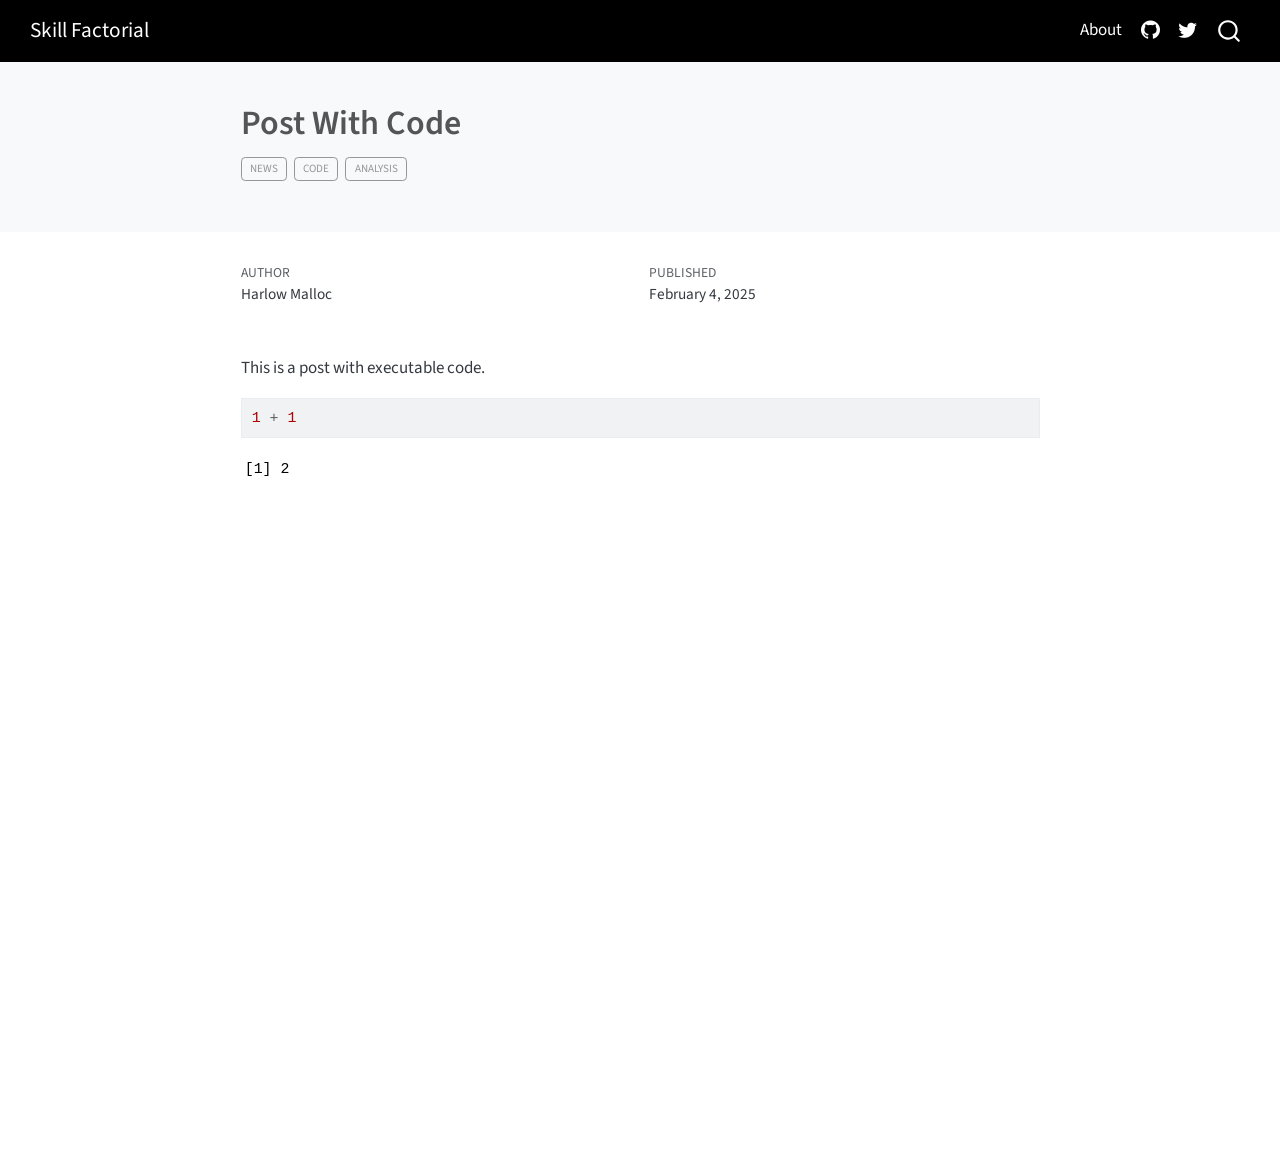
<file: posts/post-with-code/index.html>
<!DOCTYPE html>
<html xmlns="http://www.w3.org/1999/xhtml" lang="en" xml:lang="en"><head>

<meta charset="utf-8">
<meta name="generator" content="quarto-1.6.40">

<meta name="viewport" content="width=device-width, initial-scale=1.0, user-scalable=yes">

<meta name="author" content="Harlow Malloc">
<meta name="dcterms.date" content="2025-02-04">

<title>Post With Code – Skill Factorial</title>
<style>
code{white-space: pre-wrap;}
span.smallcaps{font-variant: small-caps;}
div.columns{display: flex; gap: min(4vw, 1.5em);}
div.column{flex: auto; overflow-x: auto;}
div.hanging-indent{margin-left: 1.5em; text-indent: -1.5em;}
ul.task-list{list-style: none;}
ul.task-list li input[type="checkbox"] {
  width: 0.8em;
  margin: 0 0.8em 0.2em -1em; /* quarto-specific, see https://github.com/quarto-dev/quarto-cli/issues/4556 */ 
  vertical-align: middle;
}
/* CSS for syntax highlighting */
pre > code.sourceCode { white-space: pre; position: relative; }
pre > code.sourceCode > span { line-height: 1.25; }
pre > code.sourceCode > span:empty { height: 1.2em; }
.sourceCode { overflow: visible; }
code.sourceCode > span { color: inherit; text-decoration: inherit; }
div.sourceCode { margin: 1em 0; }
pre.sourceCode { margin: 0; }
@media screen {
div.sourceCode { overflow: auto; }
}
@media print {
pre > code.sourceCode { white-space: pre-wrap; }
pre > code.sourceCode > span { display: inline-block; text-indent: -5em; padding-left: 5em; }
}
pre.numberSource code
  { counter-reset: source-line 0; }
pre.numberSource code > span
  { position: relative; left: -4em; counter-increment: source-line; }
pre.numberSource code > span > a:first-child::before
  { content: counter(source-line);
    position: relative; left: -1em; text-align: right; vertical-align: baseline;
    border: none; display: inline-block;
    -webkit-touch-callout: none; -webkit-user-select: none;
    -khtml-user-select: none; -moz-user-select: none;
    -ms-user-select: none; user-select: none;
    padding: 0 4px; width: 4em;
  }
pre.numberSource { margin-left: 3em;  padding-left: 4px; }
div.sourceCode
  {   }
@media screen {
pre > code.sourceCode > span > a:first-child::before { text-decoration: underline; }
}
</style>


<script src="../../site_libs/quarto-nav/quarto-nav.js"></script>
<script src="../../site_libs/quarto-nav/headroom.min.js"></script>
<script src="../../site_libs/clipboard/clipboard.min.js"></script>
<script src="../../site_libs/quarto-search/autocomplete.umd.js"></script>
<script src="../../site_libs/quarto-search/fuse.min.js"></script>
<script src="../../site_libs/quarto-search/quarto-search.js"></script>
<meta name="quarto:offset" content="../../">
<script src="../../site_libs/quarto-html/quarto.js"></script>
<script src="../../site_libs/quarto-html/popper.min.js"></script>
<script src="../../site_libs/quarto-html/tippy.umd.min.js"></script>
<script src="../../site_libs/quarto-html/anchor.min.js"></script>
<link href="../../site_libs/quarto-html/tippy.css" rel="stylesheet">
<link href="../../site_libs/quarto-html/quarto-syntax-highlighting-549806ee2085284f45b00abea8c6df48.css" rel="stylesheet" id="quarto-text-highlighting-styles">
<script src="../../site_libs/bootstrap/bootstrap.min.js"></script>
<link href="../../site_libs/bootstrap/bootstrap-icons.css" rel="stylesheet">
<link href="../../site_libs/bootstrap/bootstrap-ddd961a2510921635943dfbbd19534c4.min.css" rel="stylesheet" append-hash="true" id="quarto-bootstrap" data-mode="light">
<script id="quarto-search-options" type="application/json">{
  "location": "navbar",
  "copy-button": false,
  "collapse-after": 3,
  "panel-placement": "end",
  "type": "overlay",
  "limit": 50,
  "keyboard-shortcut": [
    "f",
    "/",
    "s"
  ],
  "show-item-context": false,
  "language": {
    "search-no-results-text": "No results",
    "search-matching-documents-text": "matching documents",
    "search-copy-link-title": "Copy link to search",
    "search-hide-matches-text": "Hide additional matches",
    "search-more-match-text": "more match in this document",
    "search-more-matches-text": "more matches in this document",
    "search-clear-button-title": "Clear",
    "search-text-placeholder": "",
    "search-detached-cancel-button-title": "Cancel",
    "search-submit-button-title": "Submit",
    "search-label": "Search"
  }
}</script>


<link rel="stylesheet" href="../../styles.css">
</head>

<body class="nav-fixed fullcontent">

<div id="quarto-search-results"></div>
  <header id="quarto-header" class="headroom fixed-top quarto-banner">
    <nav class="navbar navbar-expand-lg " data-bs-theme="dark">
      <div class="navbar-container container-fluid">
      <div class="navbar-brand-container mx-auto">
    <a class="navbar-brand" href="../../index.html">
    <span class="navbar-title">Skill Factorial</span>
    </a>
  </div>
            <div id="quarto-search" class="" title="Search"></div>
          <button class="navbar-toggler" type="button" data-bs-toggle="collapse" data-bs-target="#navbarCollapse" aria-controls="navbarCollapse" role="menu" aria-expanded="false" aria-label="Toggle navigation" onclick="if (window.quartoToggleHeadroom) { window.quartoToggleHeadroom(); }">
  <span class="navbar-toggler-icon"></span>
</button>
          <div class="collapse navbar-collapse" id="navbarCollapse">
            <ul class="navbar-nav navbar-nav-scroll ms-auto">
  <li class="nav-item">
    <a class="nav-link" href="../../about.html"> 
<span class="menu-text">About</span></a>
  </li>  
  <li class="nav-item compact">
    <a class="nav-link" href="https://github.com/"> <i class="bi bi-github" role="img">
</i> 
<span class="menu-text"></span></a>
  </li>  
  <li class="nav-item compact">
    <a class="nav-link" href="https://twitter.com"> <i class="bi bi-twitter" role="img">
</i> 
<span class="menu-text"></span></a>
  </li>  
</ul>
          </div> <!-- /navcollapse -->
            <div class="quarto-navbar-tools">
</div>
      </div> <!-- /container-fluid -->
    </nav>
</header>
<!-- content -->
<header id="title-block-header" class="quarto-title-block default page-columns page-full">
  <div class="quarto-title-banner page-columns page-full">
    <div class="quarto-title column-body">
      <h1 class="title">Post With Code</h1>
                                <div class="quarto-categories">
                <div class="quarto-category">news</div>
                <div class="quarto-category">code</div>
                <div class="quarto-category">analysis</div>
              </div>
                  </div>
  </div>
    
  
  <div class="quarto-title-meta">

      <div>
      <div class="quarto-title-meta-heading">Author</div>
      <div class="quarto-title-meta-contents">
               <p>Harlow Malloc </p>
            </div>
    </div>
      
      <div>
      <div class="quarto-title-meta-heading">Published</div>
      <div class="quarto-title-meta-contents">
        <p class="date">February 4, 2025</p>
      </div>
    </div>
    
      
    </div>
    
  
  </header><div id="quarto-content" class="quarto-container page-columns page-rows-contents page-layout-article page-navbar">
<!-- sidebar -->
<!-- margin-sidebar -->
    
<!-- main -->
<main class="content quarto-banner-title-block" id="quarto-document-content">





<p>This is a post with executable code.</p>
<div class="cell">
<div class="sourceCode cell-code" id="cb1"><pre class="sourceCode r code-with-copy"><code class="sourceCode r"><span id="cb1-1"><a href="#cb1-1" aria-hidden="true" tabindex="-1"></a><span class="dv">1</span> <span class="sc">+</span> <span class="dv">1</span></span></code><button title="Copy to Clipboard" class="code-copy-button"><i class="bi"></i></button></pre></div>
<div class="cell-output cell-output-stdout">
<pre><code>[1] 2</code></pre>
</div>
</div>



</main> <!-- /main -->
<script id="quarto-html-after-body" type="application/javascript">
window.document.addEventListener("DOMContentLoaded", function (event) {
  const toggleBodyColorMode = (bsSheetEl) => {
    const mode = bsSheetEl.getAttribute("data-mode");
    const bodyEl = window.document.querySelector("body");
    if (mode === "dark") {
      bodyEl.classList.add("quarto-dark");
      bodyEl.classList.remove("quarto-light");
    } else {
      bodyEl.classList.add("quarto-light");
      bodyEl.classList.remove("quarto-dark");
    }
  }
  const toggleBodyColorPrimary = () => {
    const bsSheetEl = window.document.querySelector("link#quarto-bootstrap");
    if (bsSheetEl) {
      toggleBodyColorMode(bsSheetEl);
    }
  }
  toggleBodyColorPrimary();  
  const icon = "";
  const anchorJS = new window.AnchorJS();
  anchorJS.options = {
    placement: 'right',
    icon: icon
  };
  anchorJS.add('.anchored');
  const isCodeAnnotation = (el) => {
    for (const clz of el.classList) {
      if (clz.startsWith('code-annotation-')) {                     
        return true;
      }
    }
    return false;
  }
  const onCopySuccess = function(e) {
    // button target
    const button = e.trigger;
    // don't keep focus
    button.blur();
    // flash "checked"
    button.classList.add('code-copy-button-checked');
    var currentTitle = button.getAttribute("title");
    button.setAttribute("title", "Copied!");
    let tooltip;
    if (window.bootstrap) {
      button.setAttribute("data-bs-toggle", "tooltip");
      button.setAttribute("data-bs-placement", "left");
      button.setAttribute("data-bs-title", "Copied!");
      tooltip = new bootstrap.Tooltip(button, 
        { trigger: "manual", 
          customClass: "code-copy-button-tooltip",
          offset: [0, -8]});
      tooltip.show();    
    }
    setTimeout(function() {
      if (tooltip) {
        tooltip.hide();
        button.removeAttribute("data-bs-title");
        button.removeAttribute("data-bs-toggle");
        button.removeAttribute("data-bs-placement");
      }
      button.setAttribute("title", currentTitle);
      button.classList.remove('code-copy-button-checked');
    }, 1000);
    // clear code selection
    e.clearSelection();
  }
  const getTextToCopy = function(trigger) {
      const codeEl = trigger.previousElementSibling.cloneNode(true);
      for (const childEl of codeEl.children) {
        if (isCodeAnnotation(childEl)) {
          childEl.remove();
        }
      }
      return codeEl.innerText;
  }
  const clipboard = new window.ClipboardJS('.code-copy-button:not([data-in-quarto-modal])', {
    text: getTextToCopy
  });
  clipboard.on('success', onCopySuccess);
  if (window.document.getElementById('quarto-embedded-source-code-modal')) {
    const clipboardModal = new window.ClipboardJS('.code-copy-button[data-in-quarto-modal]', {
      text: getTextToCopy,
      container: window.document.getElementById('quarto-embedded-source-code-modal')
    });
    clipboardModal.on('success', onCopySuccess);
  }
    var localhostRegex = new RegExp(/^(?:http|https):\/\/localhost\:?[0-9]*\//);
    var mailtoRegex = new RegExp(/^mailto:/);
      var filterRegex = new RegExp('/' + window.location.host + '/');
    var isInternal = (href) => {
        return filterRegex.test(href) || localhostRegex.test(href) || mailtoRegex.test(href);
    }
    // Inspect non-navigation links and adorn them if external
 	var links = window.document.querySelectorAll('a[href]:not(.nav-link):not(.navbar-brand):not(.toc-action):not(.sidebar-link):not(.sidebar-item-toggle):not(.pagination-link):not(.no-external):not([aria-hidden]):not(.dropdown-item):not(.quarto-navigation-tool):not(.about-link)');
    for (var i=0; i<links.length; i++) {
      const link = links[i];
      if (!isInternal(link.href)) {
        // undo the damage that might have been done by quarto-nav.js in the case of
        // links that we want to consider external
        if (link.dataset.originalHref !== undefined) {
          link.href = link.dataset.originalHref;
        }
      }
    }
  function tippyHover(el, contentFn, onTriggerFn, onUntriggerFn) {
    const config = {
      allowHTML: true,
      maxWidth: 500,
      delay: 100,
      arrow: false,
      appendTo: function(el) {
          return el.parentElement;
      },
      interactive: true,
      interactiveBorder: 10,
      theme: 'quarto',
      placement: 'bottom-start',
    };
    if (contentFn) {
      config.content = contentFn;
    }
    if (onTriggerFn) {
      config.onTrigger = onTriggerFn;
    }
    if (onUntriggerFn) {
      config.onUntrigger = onUntriggerFn;
    }
    window.tippy(el, config); 
  }
  const noterefs = window.document.querySelectorAll('a[role="doc-noteref"]');
  for (var i=0; i<noterefs.length; i++) {
    const ref = noterefs[i];
    tippyHover(ref, function() {
      // use id or data attribute instead here
      let href = ref.getAttribute('data-footnote-href') || ref.getAttribute('href');
      try { href = new URL(href).hash; } catch {}
      const id = href.replace(/^#\/?/, "");
      const note = window.document.getElementById(id);
      if (note) {
        return note.innerHTML;
      } else {
        return "";
      }
    });
  }
  const xrefs = window.document.querySelectorAll('a.quarto-xref');
  const processXRef = (id, note) => {
    // Strip column container classes
    const stripColumnClz = (el) => {
      el.classList.remove("page-full", "page-columns");
      if (el.children) {
        for (const child of el.children) {
          stripColumnClz(child);
        }
      }
    }
    stripColumnClz(note)
    if (id === null || id.startsWith('sec-')) {
      // Special case sections, only their first couple elements
      const container = document.createElement("div");
      if (note.children && note.children.length > 2) {
        container.appendChild(note.children[0].cloneNode(true));
        for (let i = 1; i < note.children.length; i++) {
          const child = note.children[i];
          if (child.tagName === "P" && child.innerText === "") {
            continue;
          } else {
            container.appendChild(child.cloneNode(true));
            break;
          }
        }
        if (window.Quarto?.typesetMath) {
          window.Quarto.typesetMath(container);
        }
        return container.innerHTML
      } else {
        if (window.Quarto?.typesetMath) {
          window.Quarto.typesetMath(note);
        }
        return note.innerHTML;
      }
    } else {
      // Remove any anchor links if they are present
      const anchorLink = note.querySelector('a.anchorjs-link');
      if (anchorLink) {
        anchorLink.remove();
      }
      if (window.Quarto?.typesetMath) {
        window.Quarto.typesetMath(note);
      }
      if (note.classList.contains("callout")) {
        return note.outerHTML;
      } else {
        return note.innerHTML;
      }
    }
  }
  for (var i=0; i<xrefs.length; i++) {
    const xref = xrefs[i];
    tippyHover(xref, undefined, function(instance) {
      instance.disable();
      let url = xref.getAttribute('href');
      let hash = undefined; 
      if (url.startsWith('#')) {
        hash = url;
      } else {
        try { hash = new URL(url).hash; } catch {}
      }
      if (hash) {
        const id = hash.replace(/^#\/?/, "");
        const note = window.document.getElementById(id);
        if (note !== null) {
          try {
            const html = processXRef(id, note.cloneNode(true));
            instance.setContent(html);
          } finally {
            instance.enable();
            instance.show();
          }
        } else {
          // See if we can fetch this
          fetch(url.split('#')[0])
          .then(res => res.text())
          .then(html => {
            const parser = new DOMParser();
            const htmlDoc = parser.parseFromString(html, "text/html");
            const note = htmlDoc.getElementById(id);
            if (note !== null) {
              const html = processXRef(id, note);
              instance.setContent(html);
            } 
          }).finally(() => {
            instance.enable();
            instance.show();
          });
        }
      } else {
        // See if we can fetch a full url (with no hash to target)
        // This is a special case and we should probably do some content thinning / targeting
        fetch(url)
        .then(res => res.text())
        .then(html => {
          const parser = new DOMParser();
          const htmlDoc = parser.parseFromString(html, "text/html");
          const note = htmlDoc.querySelector('main.content');
          if (note !== null) {
            // This should only happen for chapter cross references
            // (since there is no id in the URL)
            // remove the first header
            if (note.children.length > 0 && note.children[0].tagName === "HEADER") {
              note.children[0].remove();
            }
            const html = processXRef(null, note);
            instance.setContent(html);
          } 
        }).finally(() => {
          instance.enable();
          instance.show();
        });
      }
    }, function(instance) {
    });
  }
      let selectedAnnoteEl;
      const selectorForAnnotation = ( cell, annotation) => {
        let cellAttr = 'data-code-cell="' + cell + '"';
        let lineAttr = 'data-code-annotation="' +  annotation + '"';
        const selector = 'span[' + cellAttr + '][' + lineAttr + ']';
        return selector;
      }
      const selectCodeLines = (annoteEl) => {
        const doc = window.document;
        const targetCell = annoteEl.getAttribute("data-target-cell");
        const targetAnnotation = annoteEl.getAttribute("data-target-annotation");
        const annoteSpan = window.document.querySelector(selectorForAnnotation(targetCell, targetAnnotation));
        const lines = annoteSpan.getAttribute("data-code-lines").split(",");
        const lineIds = lines.map((line) => {
          return targetCell + "-" + line;
        })
        let top = null;
        let height = null;
        let parent = null;
        if (lineIds.length > 0) {
            //compute the position of the single el (top and bottom and make a div)
            const el = window.document.getElementById(lineIds[0]);
            top = el.offsetTop;
            height = el.offsetHeight;
            parent = el.parentElement.parentElement;
          if (lineIds.length > 1) {
            const lastEl = window.document.getElementById(lineIds[lineIds.length - 1]);
            const bottom = lastEl.offsetTop + lastEl.offsetHeight;
            height = bottom - top;
          }
          if (top !== null && height !== null && parent !== null) {
            // cook up a div (if necessary) and position it 
            let div = window.document.getElementById("code-annotation-line-highlight");
            if (div === null) {
              div = window.document.createElement("div");
              div.setAttribute("id", "code-annotation-line-highlight");
              div.style.position = 'absolute';
              parent.appendChild(div);
            }
            div.style.top = top - 2 + "px";
            div.style.height = height + 4 + "px";
            div.style.left = 0;
            let gutterDiv = window.document.getElementById("code-annotation-line-highlight-gutter");
            if (gutterDiv === null) {
              gutterDiv = window.document.createElement("div");
              gutterDiv.setAttribute("id", "code-annotation-line-highlight-gutter");
              gutterDiv.style.position = 'absolute';
              const codeCell = window.document.getElementById(targetCell);
              const gutter = codeCell.querySelector('.code-annotation-gutter');
              gutter.appendChild(gutterDiv);
            }
            gutterDiv.style.top = top - 2 + "px";
            gutterDiv.style.height = height + 4 + "px";
          }
          selectedAnnoteEl = annoteEl;
        }
      };
      const unselectCodeLines = () => {
        const elementsIds = ["code-annotation-line-highlight", "code-annotation-line-highlight-gutter"];
        elementsIds.forEach((elId) => {
          const div = window.document.getElementById(elId);
          if (div) {
            div.remove();
          }
        });
        selectedAnnoteEl = undefined;
      };
        // Handle positioning of the toggle
    window.addEventListener(
      "resize",
      throttle(() => {
        elRect = undefined;
        if (selectedAnnoteEl) {
          selectCodeLines(selectedAnnoteEl);
        }
      }, 10)
    );
    function throttle(fn, ms) {
    let throttle = false;
    let timer;
      return (...args) => {
        if(!throttle) { // first call gets through
            fn.apply(this, args);
            throttle = true;
        } else { // all the others get throttled
            if(timer) clearTimeout(timer); // cancel #2
            timer = setTimeout(() => {
              fn.apply(this, args);
              timer = throttle = false;
            }, ms);
        }
      };
    }
      // Attach click handler to the DT
      const annoteDls = window.document.querySelectorAll('dt[data-target-cell]');
      for (const annoteDlNode of annoteDls) {
        annoteDlNode.addEventListener('click', (event) => {
          const clickedEl = event.target;
          if (clickedEl !== selectedAnnoteEl) {
            unselectCodeLines();
            const activeEl = window.document.querySelector('dt[data-target-cell].code-annotation-active');
            if (activeEl) {
              activeEl.classList.remove('code-annotation-active');
            }
            selectCodeLines(clickedEl);
            clickedEl.classList.add('code-annotation-active');
          } else {
            // Unselect the line
            unselectCodeLines();
            clickedEl.classList.remove('code-annotation-active');
          }
        });
      }
  const findCites = (el) => {
    const parentEl = el.parentElement;
    if (parentEl) {
      const cites = parentEl.dataset.cites;
      if (cites) {
        return {
          el,
          cites: cites.split(' ')
        };
      } else {
        return findCites(el.parentElement)
      }
    } else {
      return undefined;
    }
  };
  var bibliorefs = window.document.querySelectorAll('a[role="doc-biblioref"]');
  for (var i=0; i<bibliorefs.length; i++) {
    const ref = bibliorefs[i];
    const citeInfo = findCites(ref);
    if (citeInfo) {
      tippyHover(citeInfo.el, function() {
        var popup = window.document.createElement('div');
        citeInfo.cites.forEach(function(cite) {
          var citeDiv = window.document.createElement('div');
          citeDiv.classList.add('hanging-indent');
          citeDiv.classList.add('csl-entry');
          var biblioDiv = window.document.getElementById('ref-' + cite);
          if (biblioDiv) {
            citeDiv.innerHTML = biblioDiv.innerHTML;
          }
          popup.appendChild(citeDiv);
        });
        return popup.innerHTML;
      });
    }
  }
});
</script>
</div> <!-- /content -->




</body></html>
</file>
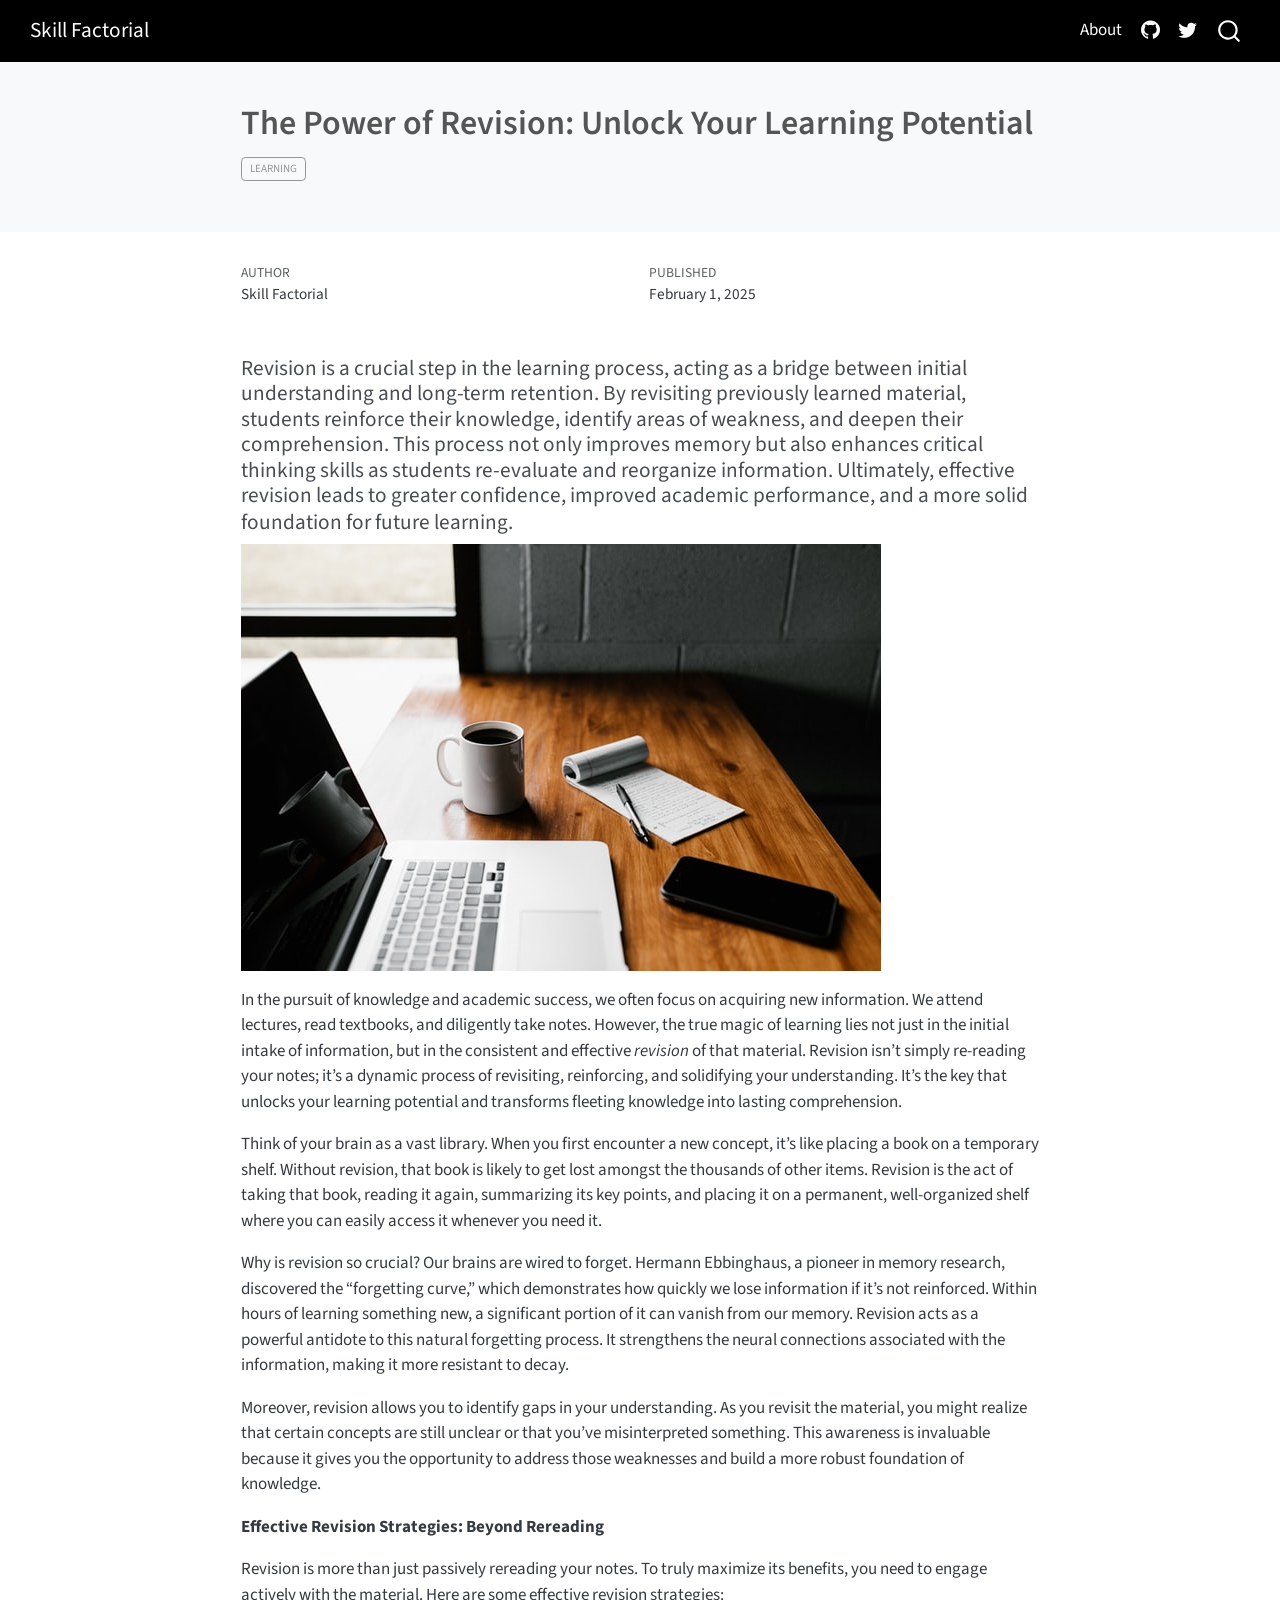
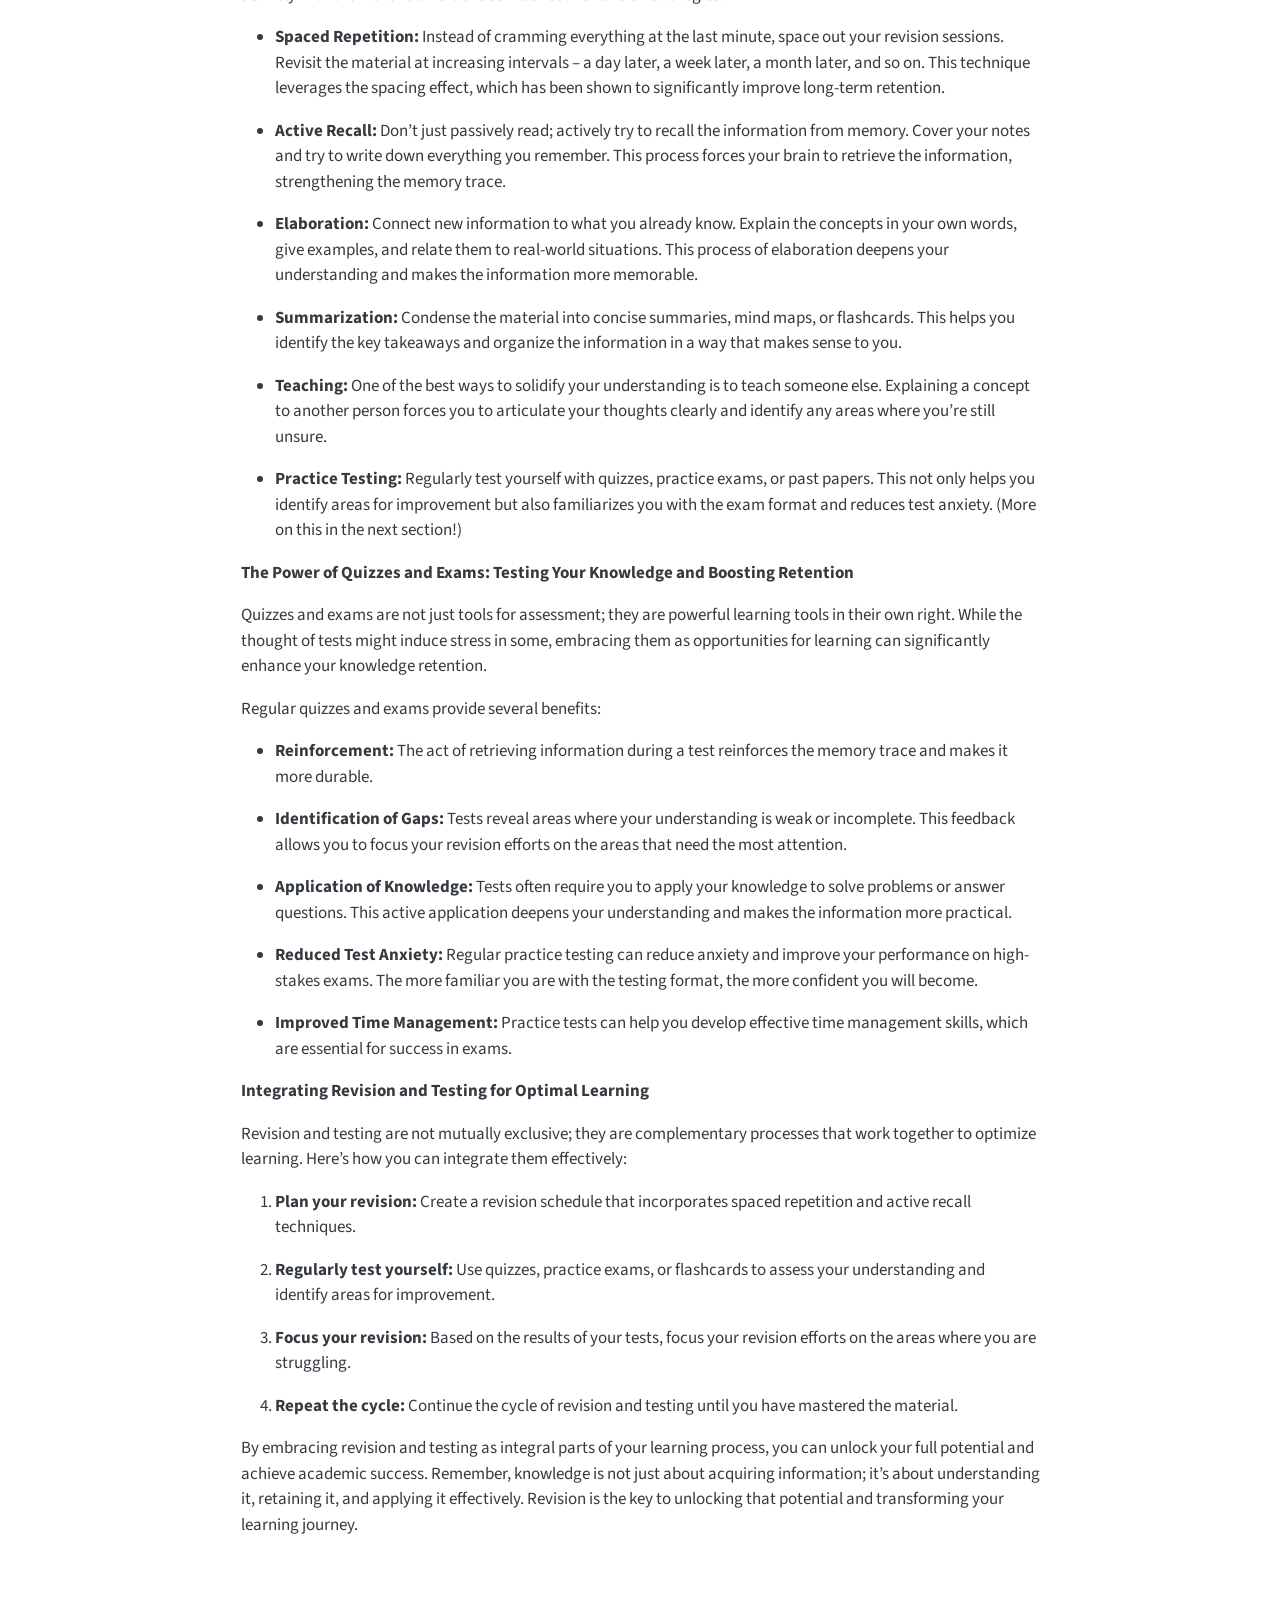
<file: posts/welcome/index.html>
<!DOCTYPE html>
<html xmlns="http://www.w3.org/1999/xhtml" lang="en" xml:lang="en"><head>

<meta charset="utf-8">
<meta name="generator" content="quarto-1.6.40">

<meta name="viewport" content="width=device-width, initial-scale=1.0, user-scalable=yes">

<meta name="author" content="Skill Factorial">
<meta name="dcterms.date" content="2025-02-01">

<title>The Power of Revision: Unlock Your Learning Potential – Skill Factorial</title>
<style>
code{white-space: pre-wrap;}
span.smallcaps{font-variant: small-caps;}
div.columns{display: flex; gap: min(4vw, 1.5em);}
div.column{flex: auto; overflow-x: auto;}
div.hanging-indent{margin-left: 1.5em; text-indent: -1.5em;}
ul.task-list{list-style: none;}
ul.task-list li input[type="checkbox"] {
  width: 0.8em;
  margin: 0 0.8em 0.2em -1em; /* quarto-specific, see https://github.com/quarto-dev/quarto-cli/issues/4556 */ 
  vertical-align: middle;
}
</style>


<script src="../../site_libs/quarto-nav/quarto-nav.js"></script>
<script src="../../site_libs/quarto-nav/headroom.min.js"></script>
<script src="../../site_libs/clipboard/clipboard.min.js"></script>
<script src="../../site_libs/quarto-search/autocomplete.umd.js"></script>
<script src="../../site_libs/quarto-search/fuse.min.js"></script>
<script src="../../site_libs/quarto-search/quarto-search.js"></script>
<meta name="quarto:offset" content="../../">
<script src="../../site_libs/quarto-html/quarto.js"></script>
<script src="../../site_libs/quarto-html/popper.min.js"></script>
<script src="../../site_libs/quarto-html/tippy.umd.min.js"></script>
<script src="../../site_libs/quarto-html/anchor.min.js"></script>
<link href="../../site_libs/quarto-html/tippy.css" rel="stylesheet">
<link href="../../site_libs/quarto-html/quarto-syntax-highlighting-549806ee2085284f45b00abea8c6df48.css" rel="stylesheet" id="quarto-text-highlighting-styles">
<script src="../../site_libs/bootstrap/bootstrap.min.js"></script>
<link href="../../site_libs/bootstrap/bootstrap-icons.css" rel="stylesheet">
<link href="../../site_libs/bootstrap/bootstrap-ddd961a2510921635943dfbbd19534c4.min.css" rel="stylesheet" append-hash="true" id="quarto-bootstrap" data-mode="light">
<script id="quarto-search-options" type="application/json">{
  "location": "navbar",
  "copy-button": false,
  "collapse-after": 3,
  "panel-placement": "end",
  "type": "overlay",
  "limit": 50,
  "keyboard-shortcut": [
    "f",
    "/",
    "s"
  ],
  "show-item-context": false,
  "language": {
    "search-no-results-text": "No results",
    "search-matching-documents-text": "matching documents",
    "search-copy-link-title": "Copy link to search",
    "search-hide-matches-text": "Hide additional matches",
    "search-more-match-text": "more match in this document",
    "search-more-matches-text": "more matches in this document",
    "search-clear-button-title": "Clear",
    "search-text-placeholder": "",
    "search-detached-cancel-button-title": "Cancel",
    "search-submit-button-title": "Submit",
    "search-label": "Search"
  }
}</script>


<link rel="stylesheet" href="../../styles.css">
</head>

<body class="nav-fixed fullcontent">

<div id="quarto-search-results"></div>
  <header id="quarto-header" class="headroom fixed-top quarto-banner">
    <nav class="navbar navbar-expand-lg " data-bs-theme="dark">
      <div class="navbar-container container-fluid">
      <div class="navbar-brand-container mx-auto">
    <a class="navbar-brand" href="../../index.html">
    <span class="navbar-title">Skill Factorial</span>
    </a>
  </div>
            <div id="quarto-search" class="" title="Search"></div>
          <button class="navbar-toggler" type="button" data-bs-toggle="collapse" data-bs-target="#navbarCollapse" aria-controls="navbarCollapse" role="menu" aria-expanded="false" aria-label="Toggle navigation" onclick="if (window.quartoToggleHeadroom) { window.quartoToggleHeadroom(); }">
  <span class="navbar-toggler-icon"></span>
</button>
          <div class="collapse navbar-collapse" id="navbarCollapse">
            <ul class="navbar-nav navbar-nav-scroll ms-auto">
  <li class="nav-item">
    <a class="nav-link" href="../../about.html"> 
<span class="menu-text">About</span></a>
  </li>  
  <li class="nav-item compact">
    <a class="nav-link" href="https://github.com/"> <i class="bi bi-github" role="img">
</i> 
<span class="menu-text"></span></a>
  </li>  
  <li class="nav-item compact">
    <a class="nav-link" href="https://twitter.com"> <i class="bi bi-twitter" role="img">
</i> 
<span class="menu-text"></span></a>
  </li>  
</ul>
          </div> <!-- /navcollapse -->
            <div class="quarto-navbar-tools">
</div>
      </div> <!-- /container-fluid -->
    </nav>
</header>
<!-- content -->
<header id="title-block-header" class="quarto-title-block default page-columns page-full">
  <div class="quarto-title-banner page-columns page-full">
    <div class="quarto-title column-body">
      <h1 class="title">The Power of Revision: Unlock Your Learning Potential</h1>
                                <div class="quarto-categories">
                <div class="quarto-category">Learning</div>
              </div>
                  </div>
  </div>
    
  
  <div class="quarto-title-meta">

      <div>
      <div class="quarto-title-meta-heading">Author</div>
      <div class="quarto-title-meta-contents">
               <p>Skill Factorial </p>
            </div>
    </div>
      
      <div>
      <div class="quarto-title-meta-heading">Published</div>
      <div class="quarto-title-meta-contents">
        <p class="date">February 1, 2025</p>
      </div>
    </div>
    
      
    </div>
    
  
  </header><div id="quarto-content" class="quarto-container page-columns page-rows-contents page-layout-article page-navbar">
<!-- sidebar -->
<!-- margin-sidebar -->
    
<!-- main -->
<main class="content quarto-banner-title-block" id="quarto-document-content">





<section id="revision-is-a-crucial-step-in-the-learning-process-acting-as-a-bridge-between-initial-understanding-and-long-term-retention.-by-revisiting-previously-learned-material-students-reinforce-their-knowledge-identify-areas-of-weakness-and-deepen-their-comprehension.-this-process-not-only-improves-memory-but-also-enhances-critical-thinking-skills-as-students-re-evaluate-and-reorganize-information.-ultimately-effective-revision-leads-to-greater-confidence-improved-academic-performance-and-a-more-solid-foundation-for-future-learning." class="level4">
<h4 class="anchored" data-anchor-id="revision-is-a-crucial-step-in-the-learning-process-acting-as-a-bridge-between-initial-understanding-and-long-term-retention.-by-revisiting-previously-learned-material-students-reinforce-their-knowledge-identify-areas-of-weakness-and-deepen-their-comprehension.-this-process-not-only-improves-memory-but-also-enhances-critical-thinking-skills-as-students-re-evaluate-and-reorganize-information.-ultimately-effective-revision-leads-to-greater-confidence-improved-academic-performance-and-a-more-solid-foundation-for-future-learning.">Revision is a crucial step in the learning process, acting as a bridge between initial understanding and long-term retention. By revisiting previously learned material, students reinforce their knowledge, identify areas of weakness, and deepen their comprehension. This process not only improves memory but also enhances critical thinking skills as students re-evaluate and reorganize information. Ultimately, effective revision leads to greater confidence, improved academic performance, and a more solid foundation for future learning.</h4>
<p><img src="thumbnail.jpg" class="img-fluid"></p>
<p>In the pursuit of knowledge and academic success, we often focus on acquiring new information. We attend lectures, read textbooks, and diligently take notes. However, the true magic of learning lies not just in the initial intake of information, but in the consistent and effective <em>revision</em> of that material. Revision isn’t simply re-reading your notes; it’s a dynamic process of revisiting, reinforcing, and solidifying your understanding. It’s the key that unlocks your learning potential and transforms fleeting knowledge into lasting comprehension.</p>
<p>Think of your brain as a vast library. When you first encounter a new concept, it’s like placing a book on a temporary shelf. Without revision, that book is likely to get lost amongst the thousands of other items. Revision is the act of taking that book, reading it again, summarizing its key points, and placing it on a permanent, well-organized shelf where you can easily access it whenever you need it.</p>
<p>Why is revision so crucial? Our brains are wired to forget. Hermann Ebbinghaus, a pioneer in memory research, discovered the “forgetting curve,” which demonstrates how quickly we lose information if it’s not reinforced. Within hours of learning something new, a significant portion of it can vanish from our memory. Revision acts as a powerful antidote to this natural forgetting process. It strengthens the neural connections associated with the information, making it more resistant to decay.</p>
<p>Moreover, revision allows you to identify gaps in your understanding. As you revisit the material, you might realize that certain concepts are still unclear or that you’ve misinterpreted something. This awareness is invaluable because it gives you the opportunity to address those weaknesses and build a more robust foundation of knowledge.</p>
<p><strong>Effective Revision Strategies: Beyond Rereading</strong></p>
<p>Revision is more than just passively rereading your notes. To truly maximize its benefits, you need to engage actively with the material. Here are some effective revision strategies:</p>
<ul>
<li><p><strong>Spaced Repetition:</strong> Instead of cramming everything at the last minute, space out your revision sessions. Revisit the material at increasing intervals – a day later, a week later, a month later, and so on. This technique leverages the spacing effect, which has been shown to significantly improve long-term retention.</p></li>
<li><p><strong>Active Recall:</strong> Don’t just passively read; actively try to recall the information from memory. Cover your notes and try to write down everything you remember. This process forces your brain to retrieve the information, strengthening the memory trace.</p></li>
<li><p><strong>Elaboration:</strong> Connect new information to what you already know. Explain the concepts in your own words, give examples, and relate them to real-world situations. This process of elaboration deepens your understanding and makes the information more memorable.</p></li>
<li><p><strong>Summarization:</strong> Condense the material into concise summaries, mind maps, or flashcards. This helps you identify the key takeaways and organize the information in a way that makes sense to you.</p></li>
<li><p><strong>Teaching:</strong> One of the best ways to solidify your understanding is to teach someone else. Explaining a concept to another person forces you to articulate your thoughts clearly and identify any areas where you’re still unsure.</p></li>
<li><p><strong>Practice Testing:</strong> Regularly test yourself with quizzes, practice exams, or past papers. This not only helps you identify areas for improvement but also familiarizes you with the exam format and reduces test anxiety. (More on this in the next section!)</p></li>
</ul>
<p><strong>The Power of Quizzes and Exams: Testing Your Knowledge and Boosting Retention</strong></p>
<p>Quizzes and exams are not just tools for assessment; they are powerful learning tools in their own right. While the thought of tests might induce stress in some, embracing them as opportunities for learning can significantly enhance your knowledge retention.</p>
<p>Regular quizzes and exams provide several benefits:</p>
<ul>
<li><p><strong>Reinforcement:</strong> The act of retrieving information during a test reinforces the memory trace and makes it more durable.</p></li>
<li><p><strong>Identification of Gaps:</strong> Tests reveal areas where your understanding is weak or incomplete. This feedback allows you to focus your revision efforts on the areas that need the most attention.</p></li>
<li><p><strong>Application of Knowledge:</strong> Tests often require you to apply your knowledge to solve problems or answer questions. This active application deepens your understanding and makes the information more practical.</p></li>
<li><p><strong>Reduced Test Anxiety:</strong> Regular practice testing can reduce anxiety and improve your performance on high-stakes exams. The more familiar you are with the testing format, the more confident you will become.</p></li>
<li><p><strong>Improved Time Management:</strong> Practice tests can help you develop effective time management skills, which are essential for success in exams.</p></li>
</ul>
<p><strong>Integrating Revision and Testing for Optimal Learning</strong></p>
<p>Revision and testing are not mutually exclusive; they are complementary processes that work together to optimize learning. Here’s how you can integrate them effectively:</p>
<ol type="1">
<li><p><strong>Plan your revision:</strong> Create a revision schedule that incorporates spaced repetition and active recall techniques.</p></li>
<li><p><strong>Regularly test yourself:</strong> Use quizzes, practice exams, or flashcards to assess your understanding and identify areas for improvement.</p></li>
<li><p><strong>Focus your revision:</strong> Based on the results of your tests, focus your revision efforts on the areas where you are struggling.</p></li>
<li><p><strong>Repeat the cycle:</strong> Continue the cycle of revision and testing until you have mastered the material.</p></li>
</ol>
<p>By embracing revision and testing as integral parts of your learning process, you can unlock your full potential and achieve academic success. Remember, knowledge is not just about acquiring information; it’s about understanding it, retaining it, and applying it effectively. Revision is the key to unlocking that potential and transforming your learning journey.</p>


</section>

</main> <!-- /main -->
<script id="quarto-html-after-body" type="application/javascript">
window.document.addEventListener("DOMContentLoaded", function (event) {
  const toggleBodyColorMode = (bsSheetEl) => {
    const mode = bsSheetEl.getAttribute("data-mode");
    const bodyEl = window.document.querySelector("body");
    if (mode === "dark") {
      bodyEl.classList.add("quarto-dark");
      bodyEl.classList.remove("quarto-light");
    } else {
      bodyEl.classList.add("quarto-light");
      bodyEl.classList.remove("quarto-dark");
    }
  }
  const toggleBodyColorPrimary = () => {
    const bsSheetEl = window.document.querySelector("link#quarto-bootstrap");
    if (bsSheetEl) {
      toggleBodyColorMode(bsSheetEl);
    }
  }
  toggleBodyColorPrimary();  
  const icon = "";
  const anchorJS = new window.AnchorJS();
  anchorJS.options = {
    placement: 'right',
    icon: icon
  };
  anchorJS.add('.anchored');
  const isCodeAnnotation = (el) => {
    for (const clz of el.classList) {
      if (clz.startsWith('code-annotation-')) {                     
        return true;
      }
    }
    return false;
  }
  const onCopySuccess = function(e) {
    // button target
    const button = e.trigger;
    // don't keep focus
    button.blur();
    // flash "checked"
    button.classList.add('code-copy-button-checked');
    var currentTitle = button.getAttribute("title");
    button.setAttribute("title", "Copied!");
    let tooltip;
    if (window.bootstrap) {
      button.setAttribute("data-bs-toggle", "tooltip");
      button.setAttribute("data-bs-placement", "left");
      button.setAttribute("data-bs-title", "Copied!");
      tooltip = new bootstrap.Tooltip(button, 
        { trigger: "manual", 
          customClass: "code-copy-button-tooltip",
          offset: [0, -8]});
      tooltip.show();    
    }
    setTimeout(function() {
      if (tooltip) {
        tooltip.hide();
        button.removeAttribute("data-bs-title");
        button.removeAttribute("data-bs-toggle");
        button.removeAttribute("data-bs-placement");
      }
      button.setAttribute("title", currentTitle);
      button.classList.remove('code-copy-button-checked');
    }, 1000);
    // clear code selection
    e.clearSelection();
  }
  const getTextToCopy = function(trigger) {
      const codeEl = trigger.previousElementSibling.cloneNode(true);
      for (const childEl of codeEl.children) {
        if (isCodeAnnotation(childEl)) {
          childEl.remove();
        }
      }
      return codeEl.innerText;
  }
  const clipboard = new window.ClipboardJS('.code-copy-button:not([data-in-quarto-modal])', {
    text: getTextToCopy
  });
  clipboard.on('success', onCopySuccess);
  if (window.document.getElementById('quarto-embedded-source-code-modal')) {
    const clipboardModal = new window.ClipboardJS('.code-copy-button[data-in-quarto-modal]', {
      text: getTextToCopy,
      container: window.document.getElementById('quarto-embedded-source-code-modal')
    });
    clipboardModal.on('success', onCopySuccess);
  }
    var localhostRegex = new RegExp(/^(?:http|https):\/\/localhost\:?[0-9]*\//);
    var mailtoRegex = new RegExp(/^mailto:/);
      var filterRegex = new RegExp('/' + window.location.host + '/');
    var isInternal = (href) => {
        return filterRegex.test(href) || localhostRegex.test(href) || mailtoRegex.test(href);
    }
    // Inspect non-navigation links and adorn them if external
 	var links = window.document.querySelectorAll('a[href]:not(.nav-link):not(.navbar-brand):not(.toc-action):not(.sidebar-link):not(.sidebar-item-toggle):not(.pagination-link):not(.no-external):not([aria-hidden]):not(.dropdown-item):not(.quarto-navigation-tool):not(.about-link)');
    for (var i=0; i<links.length; i++) {
      const link = links[i];
      if (!isInternal(link.href)) {
        // undo the damage that might have been done by quarto-nav.js in the case of
        // links that we want to consider external
        if (link.dataset.originalHref !== undefined) {
          link.href = link.dataset.originalHref;
        }
      }
    }
  function tippyHover(el, contentFn, onTriggerFn, onUntriggerFn) {
    const config = {
      allowHTML: true,
      maxWidth: 500,
      delay: 100,
      arrow: false,
      appendTo: function(el) {
          return el.parentElement;
      },
      interactive: true,
      interactiveBorder: 10,
      theme: 'quarto',
      placement: 'bottom-start',
    };
    if (contentFn) {
      config.content = contentFn;
    }
    if (onTriggerFn) {
      config.onTrigger = onTriggerFn;
    }
    if (onUntriggerFn) {
      config.onUntrigger = onUntriggerFn;
    }
    window.tippy(el, config); 
  }
  const noterefs = window.document.querySelectorAll('a[role="doc-noteref"]');
  for (var i=0; i<noterefs.length; i++) {
    const ref = noterefs[i];
    tippyHover(ref, function() {
      // use id or data attribute instead here
      let href = ref.getAttribute('data-footnote-href') || ref.getAttribute('href');
      try { href = new URL(href).hash; } catch {}
      const id = href.replace(/^#\/?/, "");
      const note = window.document.getElementById(id);
      if (note) {
        return note.innerHTML;
      } else {
        return "";
      }
    });
  }
  const xrefs = window.document.querySelectorAll('a.quarto-xref');
  const processXRef = (id, note) => {
    // Strip column container classes
    const stripColumnClz = (el) => {
      el.classList.remove("page-full", "page-columns");
      if (el.children) {
        for (const child of el.children) {
          stripColumnClz(child);
        }
      }
    }
    stripColumnClz(note)
    if (id === null || id.startsWith('sec-')) {
      // Special case sections, only their first couple elements
      const container = document.createElement("div");
      if (note.children && note.children.length > 2) {
        container.appendChild(note.children[0].cloneNode(true));
        for (let i = 1; i < note.children.length; i++) {
          const child = note.children[i];
          if (child.tagName === "P" && child.innerText === "") {
            continue;
          } else {
            container.appendChild(child.cloneNode(true));
            break;
          }
        }
        if (window.Quarto?.typesetMath) {
          window.Quarto.typesetMath(container);
        }
        return container.innerHTML
      } else {
        if (window.Quarto?.typesetMath) {
          window.Quarto.typesetMath(note);
        }
        return note.innerHTML;
      }
    } else {
      // Remove any anchor links if they are present
      const anchorLink = note.querySelector('a.anchorjs-link');
      if (anchorLink) {
        anchorLink.remove();
      }
      if (window.Quarto?.typesetMath) {
        window.Quarto.typesetMath(note);
      }
      if (note.classList.contains("callout")) {
        return note.outerHTML;
      } else {
        return note.innerHTML;
      }
    }
  }
  for (var i=0; i<xrefs.length; i++) {
    const xref = xrefs[i];
    tippyHover(xref, undefined, function(instance) {
      instance.disable();
      let url = xref.getAttribute('href');
      let hash = undefined; 
      if (url.startsWith('#')) {
        hash = url;
      } else {
        try { hash = new URL(url).hash; } catch {}
      }
      if (hash) {
        const id = hash.replace(/^#\/?/, "");
        const note = window.document.getElementById(id);
        if (note !== null) {
          try {
            const html = processXRef(id, note.cloneNode(true));
            instance.setContent(html);
          } finally {
            instance.enable();
            instance.show();
          }
        } else {
          // See if we can fetch this
          fetch(url.split('#')[0])
          .then(res => res.text())
          .then(html => {
            const parser = new DOMParser();
            const htmlDoc = parser.parseFromString(html, "text/html");
            const note = htmlDoc.getElementById(id);
            if (note !== null) {
              const html = processXRef(id, note);
              instance.setContent(html);
            } 
          }).finally(() => {
            instance.enable();
            instance.show();
          });
        }
      } else {
        // See if we can fetch a full url (with no hash to target)
        // This is a special case and we should probably do some content thinning / targeting
        fetch(url)
        .then(res => res.text())
        .then(html => {
          const parser = new DOMParser();
          const htmlDoc = parser.parseFromString(html, "text/html");
          const note = htmlDoc.querySelector('main.content');
          if (note !== null) {
            // This should only happen for chapter cross references
            // (since there is no id in the URL)
            // remove the first header
            if (note.children.length > 0 && note.children[0].tagName === "HEADER") {
              note.children[0].remove();
            }
            const html = processXRef(null, note);
            instance.setContent(html);
          } 
        }).finally(() => {
          instance.enable();
          instance.show();
        });
      }
    }, function(instance) {
    });
  }
      let selectedAnnoteEl;
      const selectorForAnnotation = ( cell, annotation) => {
        let cellAttr = 'data-code-cell="' + cell + '"';
        let lineAttr = 'data-code-annotation="' +  annotation + '"';
        const selector = 'span[' + cellAttr + '][' + lineAttr + ']';
        return selector;
      }
      const selectCodeLines = (annoteEl) => {
        const doc = window.document;
        const targetCell = annoteEl.getAttribute("data-target-cell");
        const targetAnnotation = annoteEl.getAttribute("data-target-annotation");
        const annoteSpan = window.document.querySelector(selectorForAnnotation(targetCell, targetAnnotation));
        const lines = annoteSpan.getAttribute("data-code-lines").split(",");
        const lineIds = lines.map((line) => {
          return targetCell + "-" + line;
        })
        let top = null;
        let height = null;
        let parent = null;
        if (lineIds.length > 0) {
            //compute the position of the single el (top and bottom and make a div)
            const el = window.document.getElementById(lineIds[0]);
            top = el.offsetTop;
            height = el.offsetHeight;
            parent = el.parentElement.parentElement;
          if (lineIds.length > 1) {
            const lastEl = window.document.getElementById(lineIds[lineIds.length - 1]);
            const bottom = lastEl.offsetTop + lastEl.offsetHeight;
            height = bottom - top;
          }
          if (top !== null && height !== null && parent !== null) {
            // cook up a div (if necessary) and position it 
            let div = window.document.getElementById("code-annotation-line-highlight");
            if (div === null) {
              div = window.document.createElement("div");
              div.setAttribute("id", "code-annotation-line-highlight");
              div.style.position = 'absolute';
              parent.appendChild(div);
            }
            div.style.top = top - 2 + "px";
            div.style.height = height + 4 + "px";
            div.style.left = 0;
            let gutterDiv = window.document.getElementById("code-annotation-line-highlight-gutter");
            if (gutterDiv === null) {
              gutterDiv = window.document.createElement("div");
              gutterDiv.setAttribute("id", "code-annotation-line-highlight-gutter");
              gutterDiv.style.position = 'absolute';
              const codeCell = window.document.getElementById(targetCell);
              const gutter = codeCell.querySelector('.code-annotation-gutter');
              gutter.appendChild(gutterDiv);
            }
            gutterDiv.style.top = top - 2 + "px";
            gutterDiv.style.height = height + 4 + "px";
          }
          selectedAnnoteEl = annoteEl;
        }
      };
      const unselectCodeLines = () => {
        const elementsIds = ["code-annotation-line-highlight", "code-annotation-line-highlight-gutter"];
        elementsIds.forEach((elId) => {
          const div = window.document.getElementById(elId);
          if (div) {
            div.remove();
          }
        });
        selectedAnnoteEl = undefined;
      };
        // Handle positioning of the toggle
    window.addEventListener(
      "resize",
      throttle(() => {
        elRect = undefined;
        if (selectedAnnoteEl) {
          selectCodeLines(selectedAnnoteEl);
        }
      }, 10)
    );
    function throttle(fn, ms) {
    let throttle = false;
    let timer;
      return (...args) => {
        if(!throttle) { // first call gets through
            fn.apply(this, args);
            throttle = true;
        } else { // all the others get throttled
            if(timer) clearTimeout(timer); // cancel #2
            timer = setTimeout(() => {
              fn.apply(this, args);
              timer = throttle = false;
            }, ms);
        }
      };
    }
      // Attach click handler to the DT
      const annoteDls = window.document.querySelectorAll('dt[data-target-cell]');
      for (const annoteDlNode of annoteDls) {
        annoteDlNode.addEventListener('click', (event) => {
          const clickedEl = event.target;
          if (clickedEl !== selectedAnnoteEl) {
            unselectCodeLines();
            const activeEl = window.document.querySelector('dt[data-target-cell].code-annotation-active');
            if (activeEl) {
              activeEl.classList.remove('code-annotation-active');
            }
            selectCodeLines(clickedEl);
            clickedEl.classList.add('code-annotation-active');
          } else {
            // Unselect the line
            unselectCodeLines();
            clickedEl.classList.remove('code-annotation-active');
          }
        });
      }
  const findCites = (el) => {
    const parentEl = el.parentElement;
    if (parentEl) {
      const cites = parentEl.dataset.cites;
      if (cites) {
        return {
          el,
          cites: cites.split(' ')
        };
      } else {
        return findCites(el.parentElement)
      }
    } else {
      return undefined;
    }
  };
  var bibliorefs = window.document.querySelectorAll('a[role="doc-biblioref"]');
  for (var i=0; i<bibliorefs.length; i++) {
    const ref = bibliorefs[i];
    const citeInfo = findCites(ref);
    if (citeInfo) {
      tippyHover(citeInfo.el, function() {
        var popup = window.document.createElement('div');
        citeInfo.cites.forEach(function(cite) {
          var citeDiv = window.document.createElement('div');
          citeDiv.classList.add('hanging-indent');
          citeDiv.classList.add('csl-entry');
          var biblioDiv = window.document.getElementById('ref-' + cite);
          if (biblioDiv) {
            citeDiv.innerHTML = biblioDiv.innerHTML;
          }
          popup.appendChild(citeDiv);
        });
        return popup.innerHTML;
      });
    }
  }
});
</script>
</div> <!-- /content -->




</body></html>
</file>
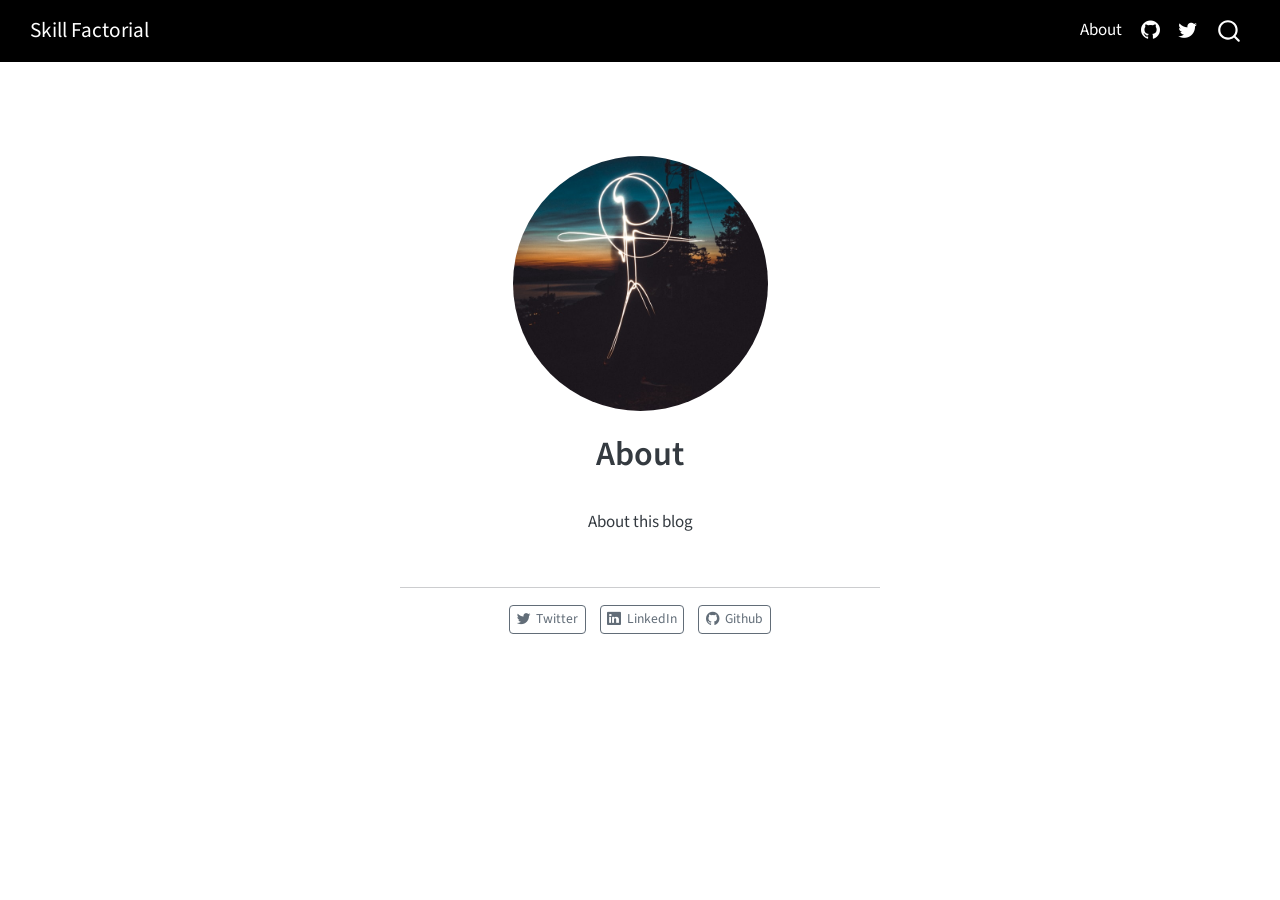
<file: about.html>
<!DOCTYPE html>
<html xmlns="http://www.w3.org/1999/xhtml" lang="en" xml:lang="en"><head>

<meta charset="utf-8">
<meta name="generator" content="quarto-1.6.40">

<meta name="viewport" content="width=device-width, initial-scale=1.0, user-scalable=yes">


<title>About – Skill Factorial</title>
<style>
code{white-space: pre-wrap;}
span.smallcaps{font-variant: small-caps;}
div.columns{display: flex; gap: min(4vw, 1.5em);}
div.column{flex: auto; overflow-x: auto;}
div.hanging-indent{margin-left: 1.5em; text-indent: -1.5em;}
ul.task-list{list-style: none;}
ul.task-list li input[type="checkbox"] {
  width: 0.8em;
  margin: 0 0.8em 0.2em -1em; /* quarto-specific, see https://github.com/quarto-dev/quarto-cli/issues/4556 */ 
  vertical-align: middle;
}
</style>


<script src="site_libs/quarto-nav/quarto-nav.js"></script>
<script src="site_libs/quarto-nav/headroom.min.js"></script>
<script src="site_libs/clipboard/clipboard.min.js"></script>
<script src="site_libs/quarto-search/autocomplete.umd.js"></script>
<script src="site_libs/quarto-search/fuse.min.js"></script>
<script src="site_libs/quarto-search/quarto-search.js"></script>
<meta name="quarto:offset" content="./">
<script src="site_libs/quarto-html/quarto.js"></script>
<script src="site_libs/quarto-html/popper.min.js"></script>
<script src="site_libs/quarto-html/tippy.umd.min.js"></script>
<link href="site_libs/quarto-html/tippy.css" rel="stylesheet">
<link href="site_libs/quarto-html/quarto-syntax-highlighting-549806ee2085284f45b00abea8c6df48.css" rel="stylesheet" id="quarto-text-highlighting-styles">
<script src="site_libs/bootstrap/bootstrap.min.js"></script>
<link href="site_libs/bootstrap/bootstrap-icons.css" rel="stylesheet">
<link href="site_libs/bootstrap/bootstrap-ddd961a2510921635943dfbbd19534c4.min.css" rel="stylesheet" append-hash="true" id="quarto-bootstrap" data-mode="light">
<script id="quarto-search-options" type="application/json">{
  "location": "navbar",
  "copy-button": false,
  "collapse-after": 3,
  "panel-placement": "end",
  "type": "overlay",
  "limit": 50,
  "keyboard-shortcut": [
    "f",
    "/",
    "s"
  ],
  "show-item-context": false,
  "language": {
    "search-no-results-text": "No results",
    "search-matching-documents-text": "matching documents",
    "search-copy-link-title": "Copy link to search",
    "search-hide-matches-text": "Hide additional matches",
    "search-more-match-text": "more match in this document",
    "search-more-matches-text": "more matches in this document",
    "search-clear-button-title": "Clear",
    "search-text-placeholder": "",
    "search-detached-cancel-button-title": "Cancel",
    "search-submit-button-title": "Submit",
    "search-label": "Search"
  }
}</script>


<link rel="stylesheet" href="styles.css">
</head>

<body class="nav-fixed fullcontent">

<div id="quarto-search-results"></div>
  <header id="quarto-header" class="headroom fixed-top">
    <nav class="navbar navbar-expand-lg " data-bs-theme="dark">
      <div class="navbar-container container-fluid">
      <div class="navbar-brand-container mx-auto">
    <a class="navbar-brand" href="./index.html">
    <span class="navbar-title">Skill Factorial</span>
    </a>
  </div>
            <div id="quarto-search" class="" title="Search"></div>
          <button class="navbar-toggler" type="button" data-bs-toggle="collapse" data-bs-target="#navbarCollapse" aria-controls="navbarCollapse" role="menu" aria-expanded="false" aria-label="Toggle navigation" onclick="if (window.quartoToggleHeadroom) { window.quartoToggleHeadroom(); }">
  <span class="navbar-toggler-icon"></span>
</button>
          <div class="collapse navbar-collapse" id="navbarCollapse">
            <ul class="navbar-nav navbar-nav-scroll ms-auto">
  <li class="nav-item">
    <a class="nav-link active" href="./about.html" aria-current="page"> 
<span class="menu-text">About</span></a>
  </li>  
  <li class="nav-item compact">
    <a class="nav-link" href="https://github.com/"> <i class="bi bi-github" role="img">
</i> 
<span class="menu-text"></span></a>
  </li>  
  <li class="nav-item compact">
    <a class="nav-link" href="https://twitter.com"> <i class="bi bi-twitter" role="img">
</i> 
<span class="menu-text"></span></a>
  </li>  
</ul>
          </div> <!-- /navcollapse -->
            <div class="quarto-navbar-tools">
</div>
      </div> <!-- /container-fluid -->
    </nav>
</header>
<!-- content -->
<div id="quarto-content" class="quarto-container page-columns page-rows-contents page-layout-article page-navbar">
<!-- sidebar -->
<!-- margin-sidebar -->
    
<!-- main -->
<div class="quarto-about-jolla">
  <img src="profile.jpg" class="about-image
  round " style="height: 15em; width: 15em;">
 <header id="title-block-header" class="quarto-title-block default">
<div class="quarto-title">
<h1 class="title">About</h1>
</div>
<div class="quarto-title-meta">
  </div>
</header><main class="content" id="quarto-document-content">
<p>About this blog</p>


</main> 
  <hr class="about-sep">
   <div class="about-links">
  <a href="https://twitter.com" class="about-link" rel="" target="">
    <i class="bi bi-twitter"></i>
     <span class="about-link-text">Twitter</span>
  </a>
  <a href="https://linkedin.com" class="about-link" rel="" target="">
    <i class="bi bi-linkedin"></i>
     <span class="about-link-text">LinkedIn</span>
  </a>
  <a href="https://github.com" class="about-link" rel="" target="">
    <i class="bi bi-github"></i>
     <span class="about-link-text">Github</span>
  </a>
</div>
</div>
 <!-- /main -->
<script id="quarto-html-after-body" type="application/javascript">
window.document.addEventListener("DOMContentLoaded", function (event) {
  const toggleBodyColorMode = (bsSheetEl) => {
    const mode = bsSheetEl.getAttribute("data-mode");
    const bodyEl = window.document.querySelector("body");
    if (mode === "dark") {
      bodyEl.classList.add("quarto-dark");
      bodyEl.classList.remove("quarto-light");
    } else {
      bodyEl.classList.add("quarto-light");
      bodyEl.classList.remove("quarto-dark");
    }
  }
  const toggleBodyColorPrimary = () => {
    const bsSheetEl = window.document.querySelector("link#quarto-bootstrap");
    if (bsSheetEl) {
      toggleBodyColorMode(bsSheetEl);
    }
  }
  toggleBodyColorPrimary();  
  const isCodeAnnotation = (el) => {
    for (const clz of el.classList) {
      if (clz.startsWith('code-annotation-')) {                     
        return true;
      }
    }
    return false;
  }
  const onCopySuccess = function(e) {
    // button target
    const button = e.trigger;
    // don't keep focus
    button.blur();
    // flash "checked"
    button.classList.add('code-copy-button-checked');
    var currentTitle = button.getAttribute("title");
    button.setAttribute("title", "Copied!");
    let tooltip;
    if (window.bootstrap) {
      button.setAttribute("data-bs-toggle", "tooltip");
      button.setAttribute("data-bs-placement", "left");
      button.setAttribute("data-bs-title", "Copied!");
      tooltip = new bootstrap.Tooltip(button, 
        { trigger: "manual", 
          customClass: "code-copy-button-tooltip",
          offset: [0, -8]});
      tooltip.show();    
    }
    setTimeout(function() {
      if (tooltip) {
        tooltip.hide();
        button.removeAttribute("data-bs-title");
        button.removeAttribute("data-bs-toggle");
        button.removeAttribute("data-bs-placement");
      }
      button.setAttribute("title", currentTitle);
      button.classList.remove('code-copy-button-checked');
    }, 1000);
    // clear code selection
    e.clearSelection();
  }
  const getTextToCopy = function(trigger) {
      const codeEl = trigger.previousElementSibling.cloneNode(true);
      for (const childEl of codeEl.children) {
        if (isCodeAnnotation(childEl)) {
          childEl.remove();
        }
      }
      return codeEl.innerText;
  }
  const clipboard = new window.ClipboardJS('.code-copy-button:not([data-in-quarto-modal])', {
    text: getTextToCopy
  });
  clipboard.on('success', onCopySuccess);
  if (window.document.getElementById('quarto-embedded-source-code-modal')) {
    const clipboardModal = new window.ClipboardJS('.code-copy-button[data-in-quarto-modal]', {
      text: getTextToCopy,
      container: window.document.getElementById('quarto-embedded-source-code-modal')
    });
    clipboardModal.on('success', onCopySuccess);
  }
    var localhostRegex = new RegExp(/^(?:http|https):\/\/localhost\:?[0-9]*\//);
    var mailtoRegex = new RegExp(/^mailto:/);
      var filterRegex = new RegExp('/' + window.location.host + '/');
    var isInternal = (href) => {
        return filterRegex.test(href) || localhostRegex.test(href) || mailtoRegex.test(href);
    }
    // Inspect non-navigation links and adorn them if external
 	var links = window.document.querySelectorAll('a[href]:not(.nav-link):not(.navbar-brand):not(.toc-action):not(.sidebar-link):not(.sidebar-item-toggle):not(.pagination-link):not(.no-external):not([aria-hidden]):not(.dropdown-item):not(.quarto-navigation-tool):not(.about-link)');
    for (var i=0; i<links.length; i++) {
      const link = links[i];
      if (!isInternal(link.href)) {
        // undo the damage that might have been done by quarto-nav.js in the case of
        // links that we want to consider external
        if (link.dataset.originalHref !== undefined) {
          link.href = link.dataset.originalHref;
        }
      }
    }
  function tippyHover(el, contentFn, onTriggerFn, onUntriggerFn) {
    const config = {
      allowHTML: true,
      maxWidth: 500,
      delay: 100,
      arrow: false,
      appendTo: function(el) {
          return el.parentElement;
      },
      interactive: true,
      interactiveBorder: 10,
      theme: 'quarto',
      placement: 'bottom-start',
    };
    if (contentFn) {
      config.content = contentFn;
    }
    if (onTriggerFn) {
      config.onTrigger = onTriggerFn;
    }
    if (onUntriggerFn) {
      config.onUntrigger = onUntriggerFn;
    }
    window.tippy(el, config); 
  }
  const noterefs = window.document.querySelectorAll('a[role="doc-noteref"]');
  for (var i=0; i<noterefs.length; i++) {
    const ref = noterefs[i];
    tippyHover(ref, function() {
      // use id or data attribute instead here
      let href = ref.getAttribute('data-footnote-href') || ref.getAttribute('href');
      try { href = new URL(href).hash; } catch {}
      const id = href.replace(/^#\/?/, "");
      const note = window.document.getElementById(id);
      if (note) {
        return note.innerHTML;
      } else {
        return "";
      }
    });
  }
  const xrefs = window.document.querySelectorAll('a.quarto-xref');
  const processXRef = (id, note) => {
    // Strip column container classes
    const stripColumnClz = (el) => {
      el.classList.remove("page-full", "page-columns");
      if (el.children) {
        for (const child of el.children) {
          stripColumnClz(child);
        }
      }
    }
    stripColumnClz(note)
    if (id === null || id.startsWith('sec-')) {
      // Special case sections, only their first couple elements
      const container = document.createElement("div");
      if (note.children && note.children.length > 2) {
        container.appendChild(note.children[0].cloneNode(true));
        for (let i = 1; i < note.children.length; i++) {
          const child = note.children[i];
          if (child.tagName === "P" && child.innerText === "") {
            continue;
          } else {
            container.appendChild(child.cloneNode(true));
            break;
          }
        }
        if (window.Quarto?.typesetMath) {
          window.Quarto.typesetMath(container);
        }
        return container.innerHTML
      } else {
        if (window.Quarto?.typesetMath) {
          window.Quarto.typesetMath(note);
        }
        return note.innerHTML;
      }
    } else {
      // Remove any anchor links if they are present
      const anchorLink = note.querySelector('a.anchorjs-link');
      if (anchorLink) {
        anchorLink.remove();
      }
      if (window.Quarto?.typesetMath) {
        window.Quarto.typesetMath(note);
      }
      if (note.classList.contains("callout")) {
        return note.outerHTML;
      } else {
        return note.innerHTML;
      }
    }
  }
  for (var i=0; i<xrefs.length; i++) {
    const xref = xrefs[i];
    tippyHover(xref, undefined, function(instance) {
      instance.disable();
      let url = xref.getAttribute('href');
      let hash = undefined; 
      if (url.startsWith('#')) {
        hash = url;
      } else {
        try { hash = new URL(url).hash; } catch {}
      }
      if (hash) {
        const id = hash.replace(/^#\/?/, "");
        const note = window.document.getElementById(id);
        if (note !== null) {
          try {
            const html = processXRef(id, note.cloneNode(true));
            instance.setContent(html);
          } finally {
            instance.enable();
            instance.show();
          }
        } else {
          // See if we can fetch this
          fetch(url.split('#')[0])
          .then(res => res.text())
          .then(html => {
            const parser = new DOMParser();
            const htmlDoc = parser.parseFromString(html, "text/html");
            const note = htmlDoc.getElementById(id);
            if (note !== null) {
              const html = processXRef(id, note);
              instance.setContent(html);
            } 
          }).finally(() => {
            instance.enable();
            instance.show();
          });
        }
      } else {
        // See if we can fetch a full url (with no hash to target)
        // This is a special case and we should probably do some content thinning / targeting
        fetch(url)
        .then(res => res.text())
        .then(html => {
          const parser = new DOMParser();
          const htmlDoc = parser.parseFromString(html, "text/html");
          const note = htmlDoc.querySelector('main.content');
          if (note !== null) {
            // This should only happen for chapter cross references
            // (since there is no id in the URL)
            // remove the first header
            if (note.children.length > 0 && note.children[0].tagName === "HEADER") {
              note.children[0].remove();
            }
            const html = processXRef(null, note);
            instance.setContent(html);
          } 
        }).finally(() => {
          instance.enable();
          instance.show();
        });
      }
    }, function(instance) {
    });
  }
      let selectedAnnoteEl;
      const selectorForAnnotation = ( cell, annotation) => {
        let cellAttr = 'data-code-cell="' + cell + '"';
        let lineAttr = 'data-code-annotation="' +  annotation + '"';
        const selector = 'span[' + cellAttr + '][' + lineAttr + ']';
        return selector;
      }
      const selectCodeLines = (annoteEl) => {
        const doc = window.document;
        const targetCell = annoteEl.getAttribute("data-target-cell");
        const targetAnnotation = annoteEl.getAttribute("data-target-annotation");
        const annoteSpan = window.document.querySelector(selectorForAnnotation(targetCell, targetAnnotation));
        const lines = annoteSpan.getAttribute("data-code-lines").split(",");
        const lineIds = lines.map((line) => {
          return targetCell + "-" + line;
        })
        let top = null;
        let height = null;
        let parent = null;
        if (lineIds.length > 0) {
            //compute the position of the single el (top and bottom and make a div)
            const el = window.document.getElementById(lineIds[0]);
            top = el.offsetTop;
            height = el.offsetHeight;
            parent = el.parentElement.parentElement;
          if (lineIds.length > 1) {
            const lastEl = window.document.getElementById(lineIds[lineIds.length - 1]);
            const bottom = lastEl.offsetTop + lastEl.offsetHeight;
            height = bottom - top;
          }
          if (top !== null && height !== null && parent !== null) {
            // cook up a div (if necessary) and position it 
            let div = window.document.getElementById("code-annotation-line-highlight");
            if (div === null) {
              div = window.document.createElement("div");
              div.setAttribute("id", "code-annotation-line-highlight");
              div.style.position = 'absolute';
              parent.appendChild(div);
            }
            div.style.top = top - 2 + "px";
            div.style.height = height + 4 + "px";
            div.style.left = 0;
            let gutterDiv = window.document.getElementById("code-annotation-line-highlight-gutter");
            if (gutterDiv === null) {
              gutterDiv = window.document.createElement("div");
              gutterDiv.setAttribute("id", "code-annotation-line-highlight-gutter");
              gutterDiv.style.position = 'absolute';
              const codeCell = window.document.getElementById(targetCell);
              const gutter = codeCell.querySelector('.code-annotation-gutter');
              gutter.appendChild(gutterDiv);
            }
            gutterDiv.style.top = top - 2 + "px";
            gutterDiv.style.height = height + 4 + "px";
          }
          selectedAnnoteEl = annoteEl;
        }
      };
      const unselectCodeLines = () => {
        const elementsIds = ["code-annotation-line-highlight", "code-annotation-line-highlight-gutter"];
        elementsIds.forEach((elId) => {
          const div = window.document.getElementById(elId);
          if (div) {
            div.remove();
          }
        });
        selectedAnnoteEl = undefined;
      };
        // Handle positioning of the toggle
    window.addEventListener(
      "resize",
      throttle(() => {
        elRect = undefined;
        if (selectedAnnoteEl) {
          selectCodeLines(selectedAnnoteEl);
        }
      }, 10)
    );
    function throttle(fn, ms) {
    let throttle = false;
    let timer;
      return (...args) => {
        if(!throttle) { // first call gets through
            fn.apply(this, args);
            throttle = true;
        } else { // all the others get throttled
            if(timer) clearTimeout(timer); // cancel #2
            timer = setTimeout(() => {
              fn.apply(this, args);
              timer = throttle = false;
            }, ms);
        }
      };
    }
      // Attach click handler to the DT
      const annoteDls = window.document.querySelectorAll('dt[data-target-cell]');
      for (const annoteDlNode of annoteDls) {
        annoteDlNode.addEventListener('click', (event) => {
          const clickedEl = event.target;
          if (clickedEl !== selectedAnnoteEl) {
            unselectCodeLines();
            const activeEl = window.document.querySelector('dt[data-target-cell].code-annotation-active');
            if (activeEl) {
              activeEl.classList.remove('code-annotation-active');
            }
            selectCodeLines(clickedEl);
            clickedEl.classList.add('code-annotation-active');
          } else {
            // Unselect the line
            unselectCodeLines();
            clickedEl.classList.remove('code-annotation-active');
          }
        });
      }
  const findCites = (el) => {
    const parentEl = el.parentElement;
    if (parentEl) {
      const cites = parentEl.dataset.cites;
      if (cites) {
        return {
          el,
          cites: cites.split(' ')
        };
      } else {
        return findCites(el.parentElement)
      }
    } else {
      return undefined;
    }
  };
  var bibliorefs = window.document.querySelectorAll('a[role="doc-biblioref"]');
  for (var i=0; i<bibliorefs.length; i++) {
    const ref = bibliorefs[i];
    const citeInfo = findCites(ref);
    if (citeInfo) {
      tippyHover(citeInfo.el, function() {
        var popup = window.document.createElement('div');
        citeInfo.cites.forEach(function(cite) {
          var citeDiv = window.document.createElement('div');
          citeDiv.classList.add('hanging-indent');
          citeDiv.classList.add('csl-entry');
          var biblioDiv = window.document.getElementById('ref-' + cite);
          if (biblioDiv) {
            citeDiv.innerHTML = biblioDiv.innerHTML;
          }
          popup.appendChild(citeDiv);
        });
        return popup.innerHTML;
      });
    }
  }
});
</script>
</div> <!-- /content -->




</body></html>
</file>
<file: site_libs/quarto-html/tippy.css>
.tippy-box[data-animation=fade][data-state=hidden]{opacity:0}[data-tippy-root]{max-width:calc(100vw - 10px)}.tippy-box{position:relative;background-color:#333;color:#fff;border-radius:4px;font-size:14px;line-height:1.4;white-space:normal;outline:0;transition-property:transform,visibility,opacity}.tippy-box[data-placement^=top]>.tippy-arrow{bottom:0}.tippy-box[data-placement^=top]>.tippy-arrow:before{bottom:-7px;left:0;border-width:8px 8px 0;border-top-color:initial;transform-origin:center top}.tippy-box[data-placement^=bottom]>.tippy-arrow{top:0}.tippy-box[data-placement^=bottom]>.tippy-arrow:before{top:-7px;left:0;border-width:0 8px 8px;border-bottom-color:initial;transform-origin:center bottom}.tippy-box[data-placement^=left]>.tippy-arrow{right:0}.tippy-box[data-placement^=left]>.tippy-arrow:before{border-width:8px 0 8px 8px;border-left-color:initial;right:-7px;transform-origin:center left}.tippy-box[data-placement^=right]>.tippy-arrow{left:0}.tippy-box[data-placement^=right]>.tippy-arrow:before{left:-7px;border-width:8px 8px 8px 0;border-right-color:initial;transform-origin:center right}.tippy-box[data-inertia][data-state=visible]{transition-timing-function:cubic-bezier(.54,1.5,.38,1.11)}.tippy-arrow{width:16px;height:16px;color:#333}.tippy-arrow:before{content:"";position:absolute;border-color:transparent;border-style:solid}.tippy-content{position:relative;padding:5px 9px;z-index:1}
</file>
<file: site_libs/quarto-html/quarto-syntax-highlighting-549806ee2085284f45b00abea8c6df48.css>
/* quarto syntax highlight colors */
:root {
  --quarto-hl-ot-color: #003B4F;
  --quarto-hl-at-color: #657422;
  --quarto-hl-ss-color: #20794D;
  --quarto-hl-an-color: #5E5E5E;
  --quarto-hl-fu-color: #4758AB;
  --quarto-hl-st-color: #20794D;
  --quarto-hl-cf-color: #003B4F;
  --quarto-hl-op-color: #5E5E5E;
  --quarto-hl-er-color: #AD0000;
  --quarto-hl-bn-color: #AD0000;
  --quarto-hl-al-color: #AD0000;
  --quarto-hl-va-color: #111111;
  --quarto-hl-bu-color: inherit;
  --quarto-hl-ex-color: inherit;
  --quarto-hl-pp-color: #AD0000;
  --quarto-hl-in-color: #5E5E5E;
  --quarto-hl-vs-color: #20794D;
  --quarto-hl-wa-color: #5E5E5E;
  --quarto-hl-do-color: #5E5E5E;
  --quarto-hl-im-color: #00769E;
  --quarto-hl-ch-color: #20794D;
  --quarto-hl-dt-color: #AD0000;
  --quarto-hl-fl-color: #AD0000;
  --quarto-hl-co-color: #5E5E5E;
  --quarto-hl-cv-color: #5E5E5E;
  --quarto-hl-cn-color: #8f5902;
  --quarto-hl-sc-color: #5E5E5E;
  --quarto-hl-dv-color: #AD0000;
  --quarto-hl-kw-color: #003B4F;
}

/* other quarto variables */
:root {
  --quarto-font-monospace: SFMono-Regular, Menlo, Monaco, Consolas, "Liberation Mono", "Courier New", monospace;
}

pre > code.sourceCode > span {
  color: #003B4F;
}

code span {
  color: #003B4F;
}

code.sourceCode > span {
  color: #003B4F;
}

div.sourceCode,
div.sourceCode pre.sourceCode {
  color: #003B4F;
}

code span.ot {
  color: #003B4F;
  font-style: inherit;
}

code span.at {
  color: #657422;
  font-style: inherit;
}

code span.ss {
  color: #20794D;
  font-style: inherit;
}

code span.an {
  color: #5E5E5E;
  font-style: inherit;
}

code span.fu {
  color: #4758AB;
  font-style: inherit;
}

code span.st {
  color: #20794D;
  font-style: inherit;
}

code span.cf {
  color: #003B4F;
  font-weight: bold;
  font-style: inherit;
}

code span.op {
  color: #5E5E5E;
  font-style: inherit;
}

code span.er {
  color: #AD0000;
  font-style: inherit;
}

code span.bn {
  color: #AD0000;
  font-style: inherit;
}

code span.al {
  color: #AD0000;
  font-style: inherit;
}

code span.va {
  color: #111111;
  font-style: inherit;
}

code span.bu {
  font-style: inherit;
}

code span.ex {
  font-style: inherit;
}

code span.pp {
  color: #AD0000;
  font-style: inherit;
}

code span.in {
  color: #5E5E5E;
  font-style: inherit;
}

code span.vs {
  color: #20794D;
  font-style: inherit;
}

code span.wa {
  color: #5E5E5E;
  font-style: italic;
}

code span.do {
  color: #5E5E5E;
  font-style: italic;
}

code span.im {
  color: #00769E;
  font-style: inherit;
}

code span.ch {
  color: #20794D;
  font-style: inherit;
}

code span.dt {
  color: #AD0000;
  font-style: inherit;
}

code span.fl {
  color: #AD0000;
  font-style: inherit;
}

code span.co {
  color: #5E5E5E;
  font-style: inherit;
}

code span.cv {
  color: #5E5E5E;
  font-style: italic;
}

code span.cn {
  color: #8f5902;
  font-style: inherit;
}

code span.sc {
  color: #5E5E5E;
  font-style: inherit;
}

code span.dv {
  color: #AD0000;
  font-style: inherit;
}

code span.kw {
  color: #003B4F;
  font-weight: bold;
  font-style: inherit;
}

.prevent-inlining {
  content: "</";
}

/*# sourceMappingURL=ae99138f4fbc2fb4c9f5e5cd69c22459.css.map */
</file>
<file: styles.css>
/* styles.css */

.navbar {
  background-color: #000000; /* Black navbar */
}

.navbar * {  /* Targets all descendants of .navbar */
  color: #ffffff !important; /* White text */
}

/* More specific targeting for text and icons */
.navbar-light .navbar-nav .nav-link,
.navbar-light .navbar-brand,
.navbar-light .navbar-toggler-icon,
.navbar-light .navbar-nav .nav-link:hover, /* Style hover state too */
.navbar-light .navbar-brand:hover {
  color: #ffffff !important; /* Pure white - hex code */
}

/* For Bootstrap icons (if used) - often SVG */
.navbar-light .navbar-nav .nav-link svg,  /* Target SVG icons */
.navbar-light .navbar-brand svg,
.navbar-light .navbar-toggler-icon svg {
  fill: #ffffff !important; /* Fill color for SVGs */
  stroke: #ffffff !important; /* Stroke color if applicable */
}

/* If you are using Font Awesome (or similar icon libraries): */
.navbar-nav .nav-item .fa,  /* Or .fab, .fas, etc. */
.navbar-nav .nav-item .fas,
.navbar-nav .nav-item .fab,
.navbar-nav .nav-item .fal,
.navbar-nav .nav-item .far{
  color: #ffffff !important;
}

/* Active Link */
.navbar-light .navbar-nav .nav-link.active {
  color: yellow !important;
}


/* Dropdown Menu (adjust as needed) */
.dropdown-menu {
  background-color: #000000; /* Black dropdown */
}
.dropdown-item {
  color: #ffffff !important;
}
.dropdown-item:hover {
  background-color: rgba(255, 255, 255, 0.1); /* Very subtle white hover */
}

/* Mobile Menu Toggler */
.navbar-toggler {
  border-color: #ffffff;
}
.navbar-toggler-icon {
    background-image: url("data:image/svg+xml,%3csvg xmlns='http://www.w3.org/2000/svg' width='30' height='30' viewBox='0 0 30 30'%3e%3cpath stroke='rgba(255, 255, 255, 1)' stroke-linecap='round' stroke-miterlimit='10' stroke-width='2' d='M4 7h22M4 15h22M4 23h22'/%3e%3c/svg%3e");
}
</file>
